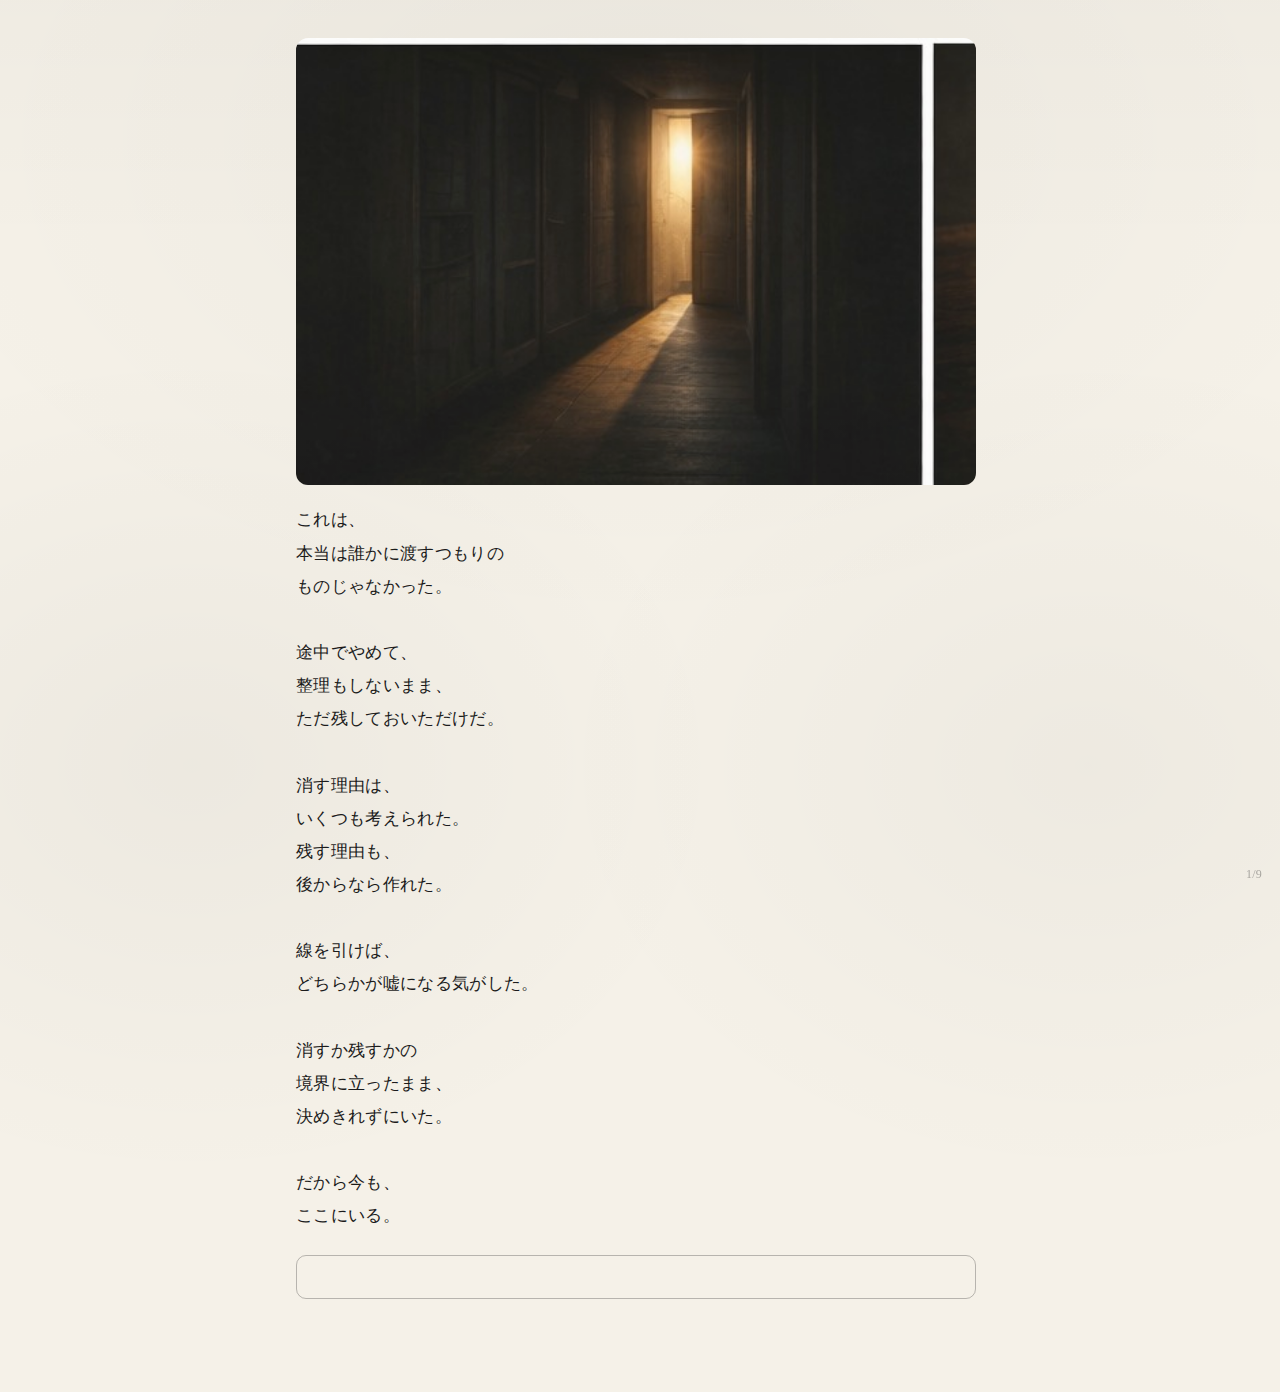
<file: boundary.html>
<!doctype html>
<html lang="ja">
<head>
  <meta charset="utf-8">
  <meta name="viewport" content="width=device-width, initial-scale=1">
  <title>On the Boundary</title>
  <link rel="stylesheet" href="styles.css">
</head>
<body class="paper">
<main>

  <figure class="hero">
    <img src="assets/boundary.jpg" alt="">
  </figure>

  <div class="text">
これは、<br>
本当は誰かに渡すつもりの<br>
ものじゃなかった。<br><br>

途中でやめて、<br>
整理もしないまま、<br>
ただ残しておいただけだ。<br><br>

消す理由は、<br>
いくつも考えられた。<br>
残す理由も、<br>
後からなら作れた。<br><br>

線を引けば、<br>
どちらかが嘘になる気がした。<br><br>

消すか残すかの<br>
境界に立ったまま、<br>
決めきれずにいた。<br><br>

だから今も、<br>
ここにいる。
  </div>

  <div class="input-wrap">
    <input id="q" type="text" autocomplete="off" autocapitalize="none" spellcheck="false">
    <div id="msg" class="msg">向きが、少し違う。</div>
  </div>
  <div class="pager">1/9</div>
</main>

<script>
const ANSWER="境界";
const NEXT="single-word.html";
const q=document.getElementById("q");
const msg=document.getElementById("msg");
function n(s){ try{s=s.normalize("NFKC")}catch(e){} return s.trim(); }
let t=null;
q.addEventListener("keydown",(e)=>{
  if(e.key!=="Enter") return;
  if(n(q.value)===ANSWER) location.href=NEXT;
  else {
    msg.classList.add("show");
    clearTimeout(t);
    t=setTimeout(()=>msg.classList.remove("show"), 900);
  }
});
</script>
</body>
</html>
</file>
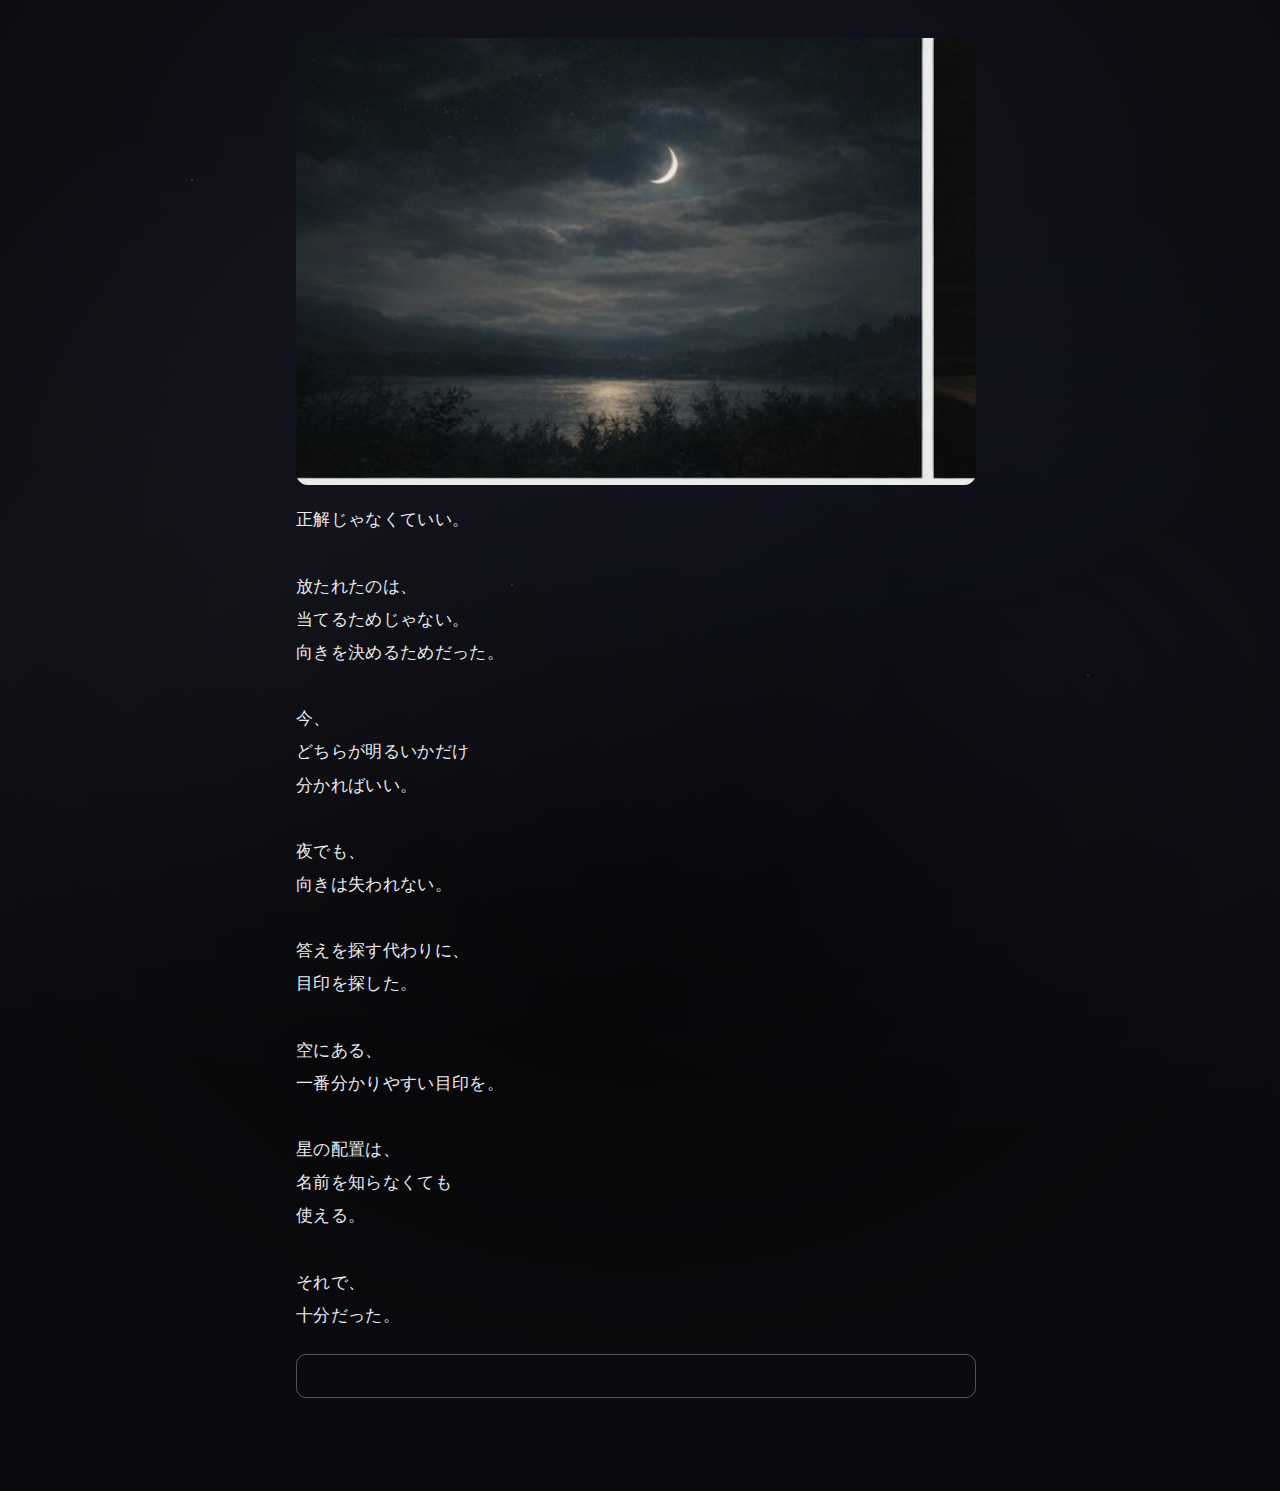
<file: by-the-moon.html>
<!doctype html>
<html lang="ja">
<head>
  <meta charset="utf-8">
  <meta name="viewport" content="width=device-width, initial-scale=1">
  <title>By the Moon</title>
  <link rel="stylesheet" href="styles.css">
</head>
<body class="night">
<main>

  <figure class="hero">
    <img src="assets/by-the-moon.jpg" alt="">
  </figure>

  <div class="text">
正解じゃなくていい。<br><br>

放たれたのは、<br>
当てるためじゃない。<br>
向きを決めるためだった。<br><br>
今、<br>
どちらが明るいかだけ<br>
分かればいい。<br><br>

夜でも、<br>
向きは失われない。<br><br>

答えを探す代わりに、<br>
目印を探した。<br><br>

空にある、<br>
一番分かりやすい目印を。<br><br>

星の配置は、<br>
名前を知らなくても<br>
使える。<br><br>

それで、<br>
十分だった。
  </div>

  <div class="input-wrap">
    <input id="q" type="text" autocomplete="off" autocapitalize="none" spellcheck="false">
    <div id="msg" class="msg">まだ夜じゃない。</div>
  </div>

</main>

<script>
const ANSWER = "月";
const NEXT   = "left-there.html";

// 補助キーワード（進行しない）
const ALT     = "矢";
const ALT_MSG = "放ったのは一体・・・";

const q = document.getElementById("q");
const msg = document.getElementById("msg");

function n(s){
  try { s = s.normalize("NFKC"); } catch(e) {}
  return (s || "").trim().toLowerCase();
}

let t = null;
function flash(text, ms=900, isRed=false){
  msg.textContent = text;
  msg.classList.toggle("alt", !!isRed); // 赤表示用クラス
  msg.classList.add("show");
  clearTimeout(t);
  t = setTimeout(()=>{
    msg.classList.remove("show");
    msg.classList.remove("alt");
  }, ms);
}

q.addEventListener("keydown", (e) => {
  if (e.key !== "Enter") return;
  const v = n(q.value);

  if (v === n(ANSWER)) { location.href = NEXT; return; }

  // 「矢」：赤文字で反応だけ返す
  if (ALT && v === n(ALT)) { flash(ALT_MSG, 1200, true); return; }

  flash(msg.textContent || "向きが、少し違う。", 900, false);
});
</script>

</body>
</html>
</file>
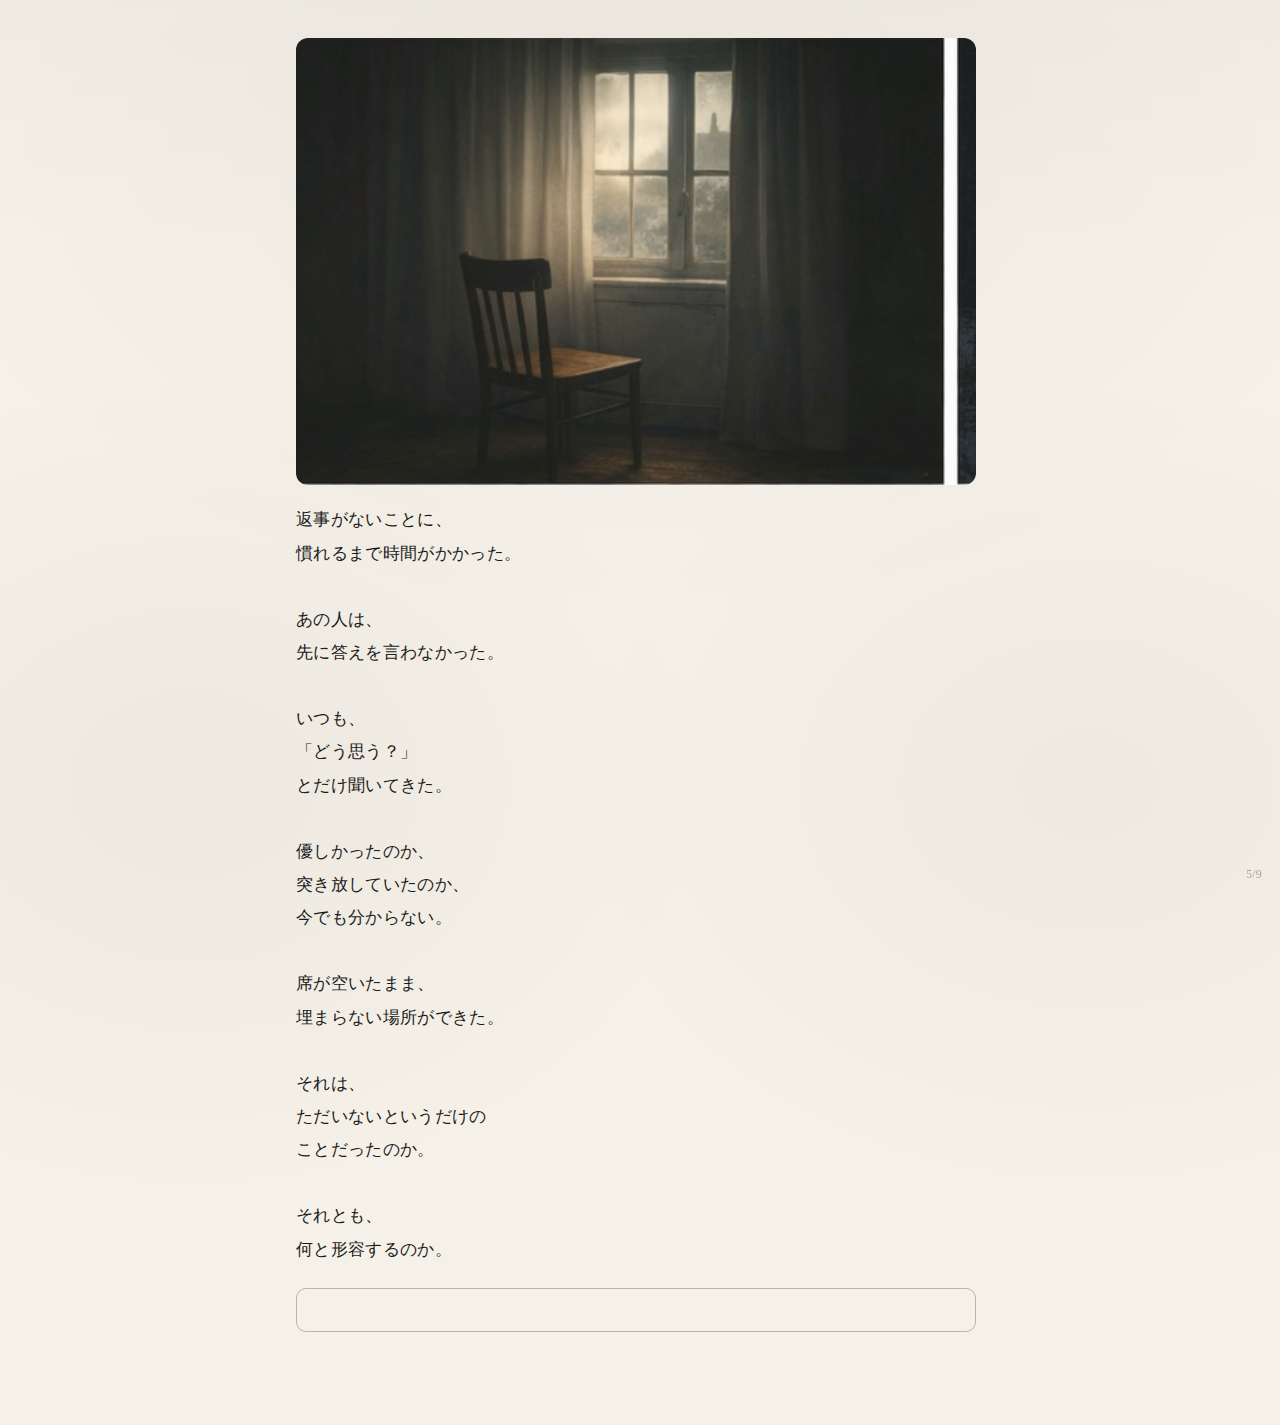
<file: didnt-answer.html>
<!doctype html>
<html lang="ja">
<head>
  <meta charset="utf-8">
  <meta name="viewport" content="width=device-width, initial-scale=1">
  <title>Someone Who Didn't Answer</title>
  <link rel="stylesheet" href="styles.css">
</head>
<body class="paper">
<main>

  <figure class="hero">
    <img src="assets/didnt-answer.jpg" alt="">
  </figure>

  <div class="text">
返事がないことに、<br>
慣れるまで時間がかかった。<br><br>

あの人は、<br>
先に答えを言わなかった。<br><br>

いつも、<br>
「どう思う？」<br>
とだけ聞いてきた。<br><br>

優しかったのか、<br>
突き放していたのか、<br>
今でも分からない。<br><br>

席が空いたまま、<br>
埋まらない場所ができた。<br><br>

それは、<br>
ただいないというだけの<br>
ことだったのか。<br><br>

それとも、<br>
何と形容するのか。

  </div>

  <div class="input-wrap">
    <input id="q" type="text" autocomplete="off" autocapitalize="none" spellcheck="false">
    <div id="msg" class="msg">返事はない。</div>
  </div>
  <div class="pager">5/9</div>
</main>

<script>
const ANSWER="不在";
const NEXT="in-the-silence.html";
const q=document.getElementById("q");
const msg=document.getElementById("msg");
function n(s){ try{s=s.normalize("NFKC")}catch(e){} return s.trim(); }
let t=null;
q.addEventListener("keydown",(e)=>{
  if(e.key!=="Enter") return;
  if(n(q.value)===ANSWER) location.href=NEXT;
  else {
    msg.classList.add("show");
    clearTimeout(t);
    t=setTimeout(()=>msg.classList.remove("show"), 900);
  }
});
</script>
</body>
</html>
</file>
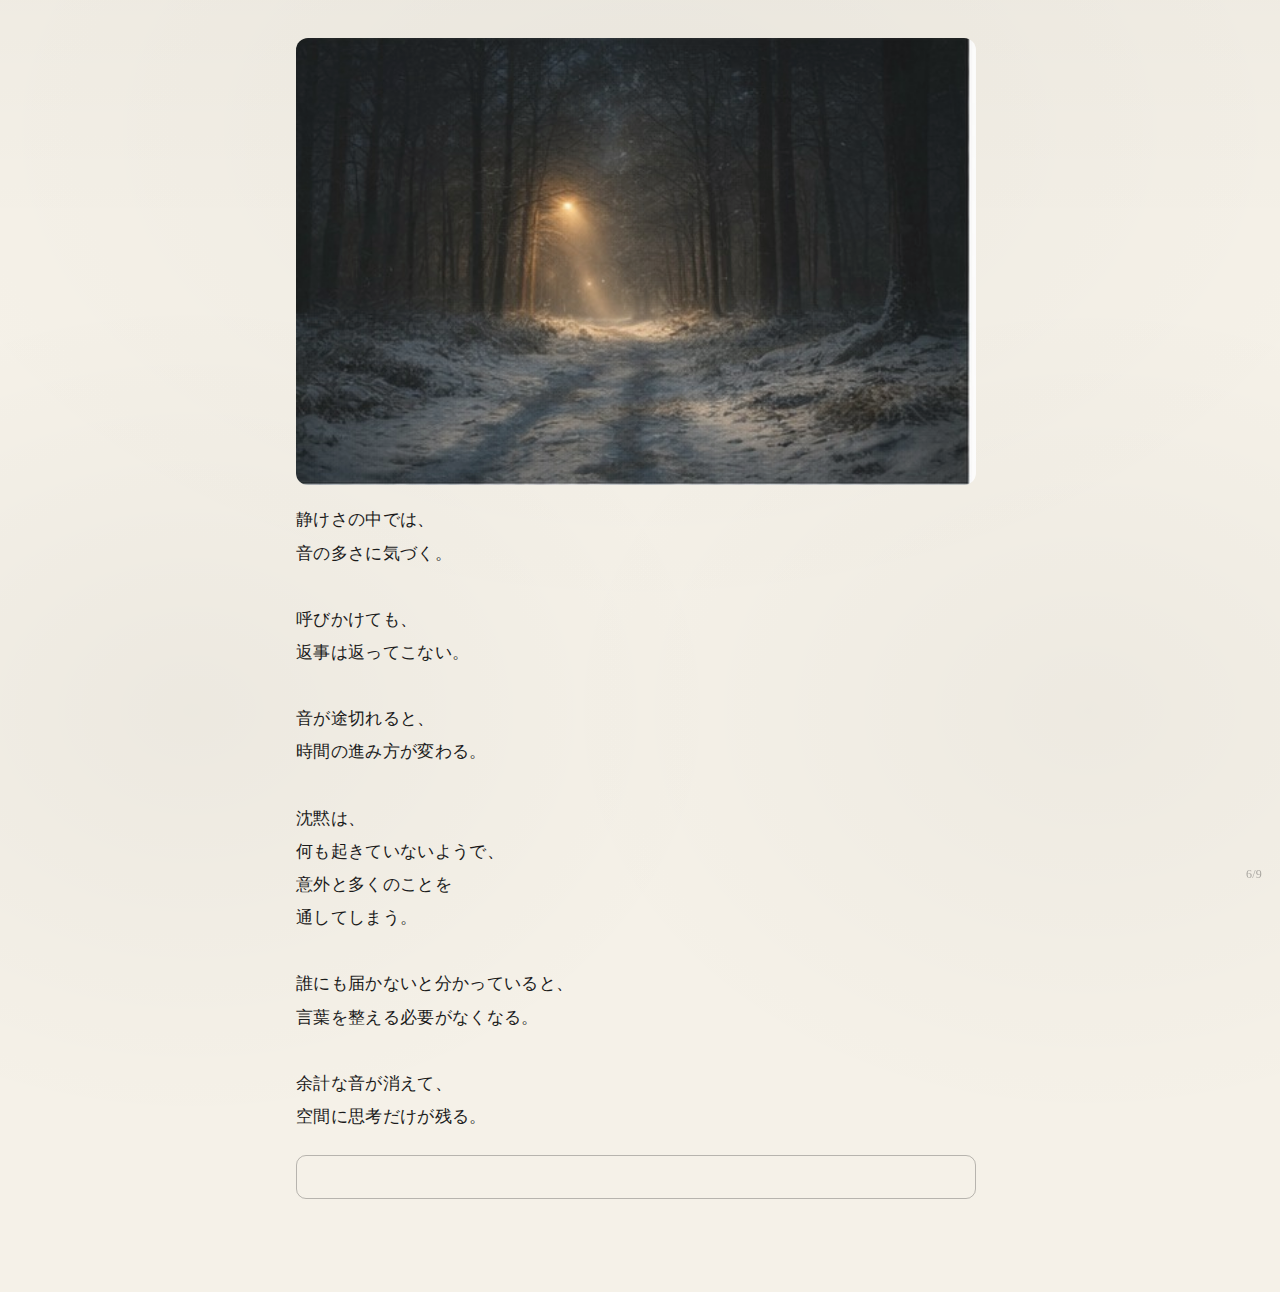
<file: in-the-silence.html>
<!doctype html>
<html lang="ja">
<head>
  <meta charset="utf-8">
  <meta name="viewport" content="width=device-width, initial-scale=1">
  <title>In the Silence</title>
  <link rel="stylesheet" href="styles.css">
</head>
<body class="paper">
<main>

  <figure class="hero">
    <img src="assets/in-the-silence.jpg" alt="">
  </figure>

  <div class="text">
静けさの中では、<br>
音の多さに気づく。<br><br>

呼びかけても、<br>
返事は返ってこない。<br><br>

音が途切れると、<br>
時間の進み方が変わる。<br><br>

沈黙は、<br>
何も起きていないようで、<br>
意外と多くのことを<br>
通してしまう。<br><br>

誰にも届かないと分かっていると、<br>
言葉を整える必要がなくなる。<br><br>

余計な音が消えて、<br>
空間に思考だけが残る。
  </div>

  <div class="input-wrap">
    <input id="q" type="text" autocomplete="off" autocapitalize="none" spellcheck="false">
    <div id="msg" class="msg">その言葉は、今じゃない。</div>
  </div>
  <div class="pager">6/9</div>
</main>

<script>
const ANSWER="静寂";
const NEXT="by-the-moon.html";
const q=document.getElementById("q");
const msg=document.getElementById("msg");
function n(s){ try{s=s.normalize("NFKC")}catch(e){} return s.trim(); }
let t=null;
q.addEventListener("keydown",(e)=>{
  if(e.key!=="Enter") return;
  if(n(q.value)===ANSWER) location.href=NEXT;
  else {
    msg.classList.add("show");
    clearTimeout(t);
    t=setTimeout(()=>msg.classList.remove("show"), 900);
  }
});
</script>
</body>
</html>
</file>
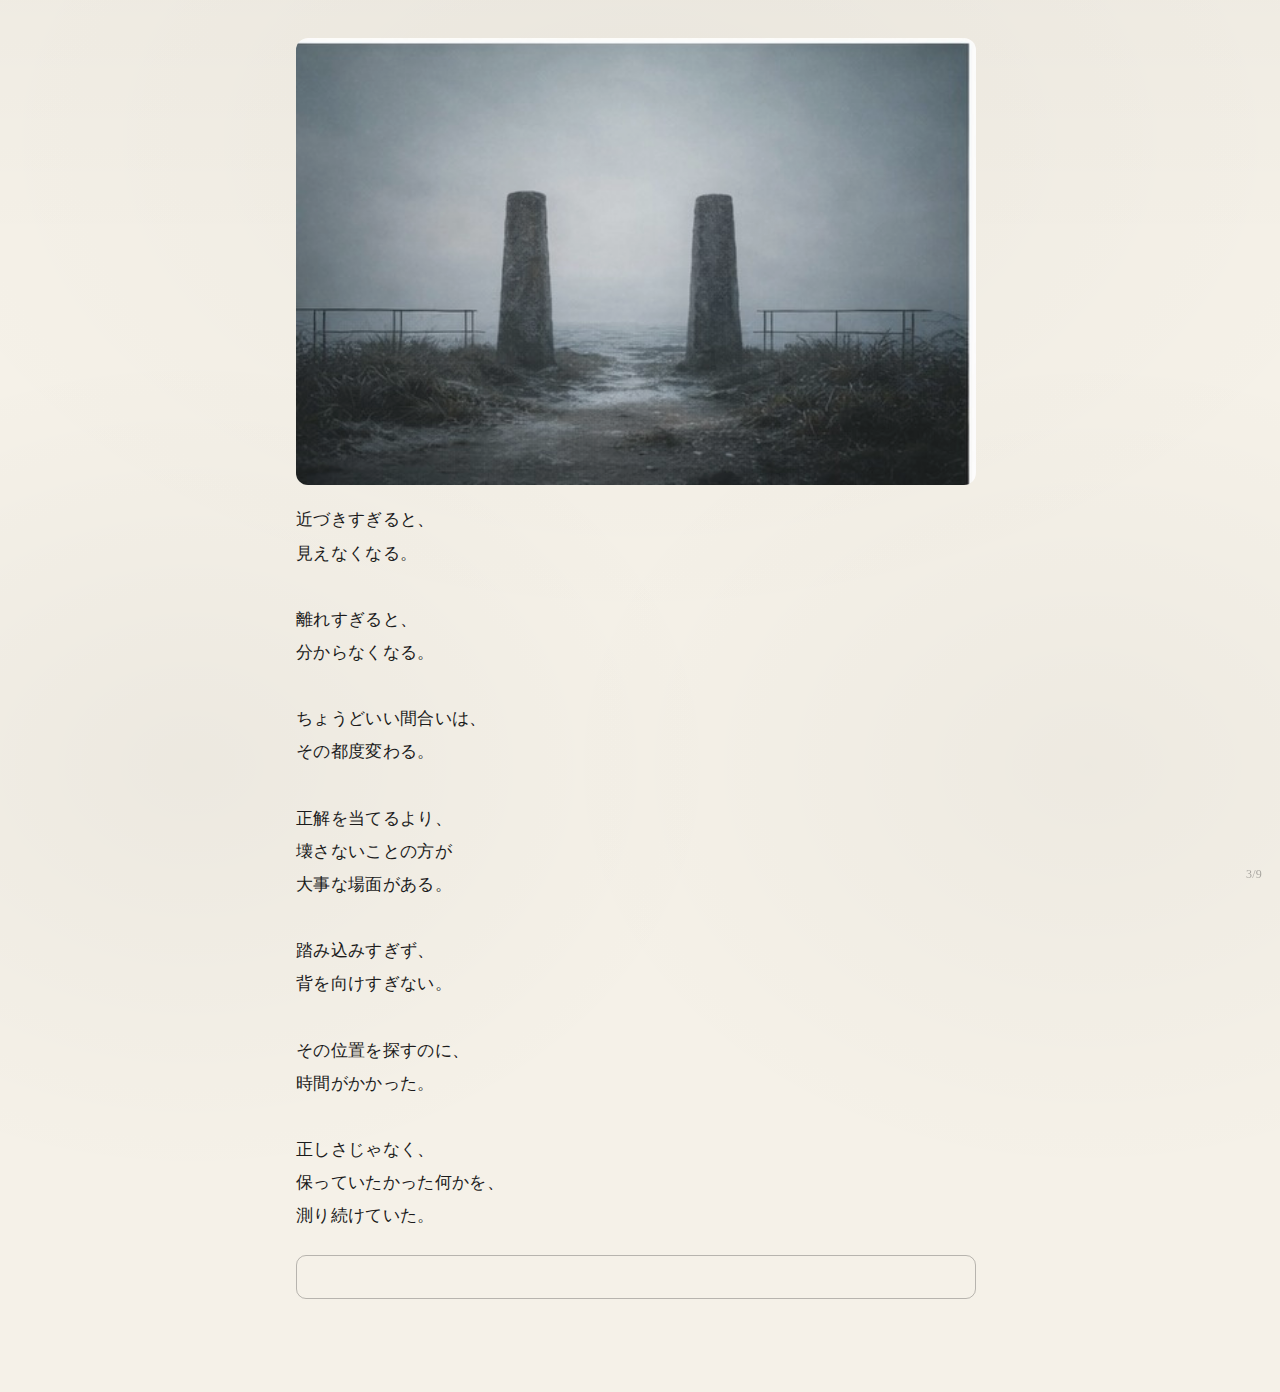
<file: keeping-distance.html>
<!doctype html>
<html lang="ja">
<head>
  <meta charset="utf-8">
  <meta name="viewport" content="width=device-width, initial-scale=1">
  <title>Keeping Distance</title>
  <link rel="stylesheet" href="styles.css">
</head>
<body class="paper">
<main>

  <figure class="hero">
    <img src="assets/keeping-distance.jpg" alt="">
  </figure>

  <div class="text">
近づきすぎると、<br>
見えなくなる。<br><br>

離れすぎると、<br>
分からなくなる。<br><br>

ちょうどいい間合いは、<br>
その都度変わる。<br><br>

正解を当てるより、<br>
壊さないことの方が<br>
大事な場面がある。<br><br>

踏み込みすぎず、<br>
背を向けすぎない。<br><br>

その位置を探すのに、<br>
時間がかかった。<br><br>

正しさじゃなく、<br>
保っていたかった何かを、<br>
測り続けていた。
  </div>

  <div class="input-wrap">
    <input id="q" type="text" autocomplete="off" autocapitalize="none" spellcheck="false">
    <div id="msg" class="msg">近すぎる。</div>
  </div>
  <div class="pager">3/9</div>
</main>

<script>
const ANSWER="距離";
const NEXT="what-still-shows.html";
const q=document.getElementById("q");
const msg=document.getElementById("msg");
function n(s){ try{s=s.normalize("NFKC")}catch(e){} return s.trim(); }
let t=null;
q.addEventListener("keydown",(e)=>{
  if(e.key!=="Enter") return;
  if(n(q.value)===ANSWER) location.href=NEXT;
  else {
    msg.classList.add("show");
    clearTimeout(t);
    t=setTimeout(()=>msg.classList.remove("show"), 900);
  }
});
</script>
</body>
</html>
</file>
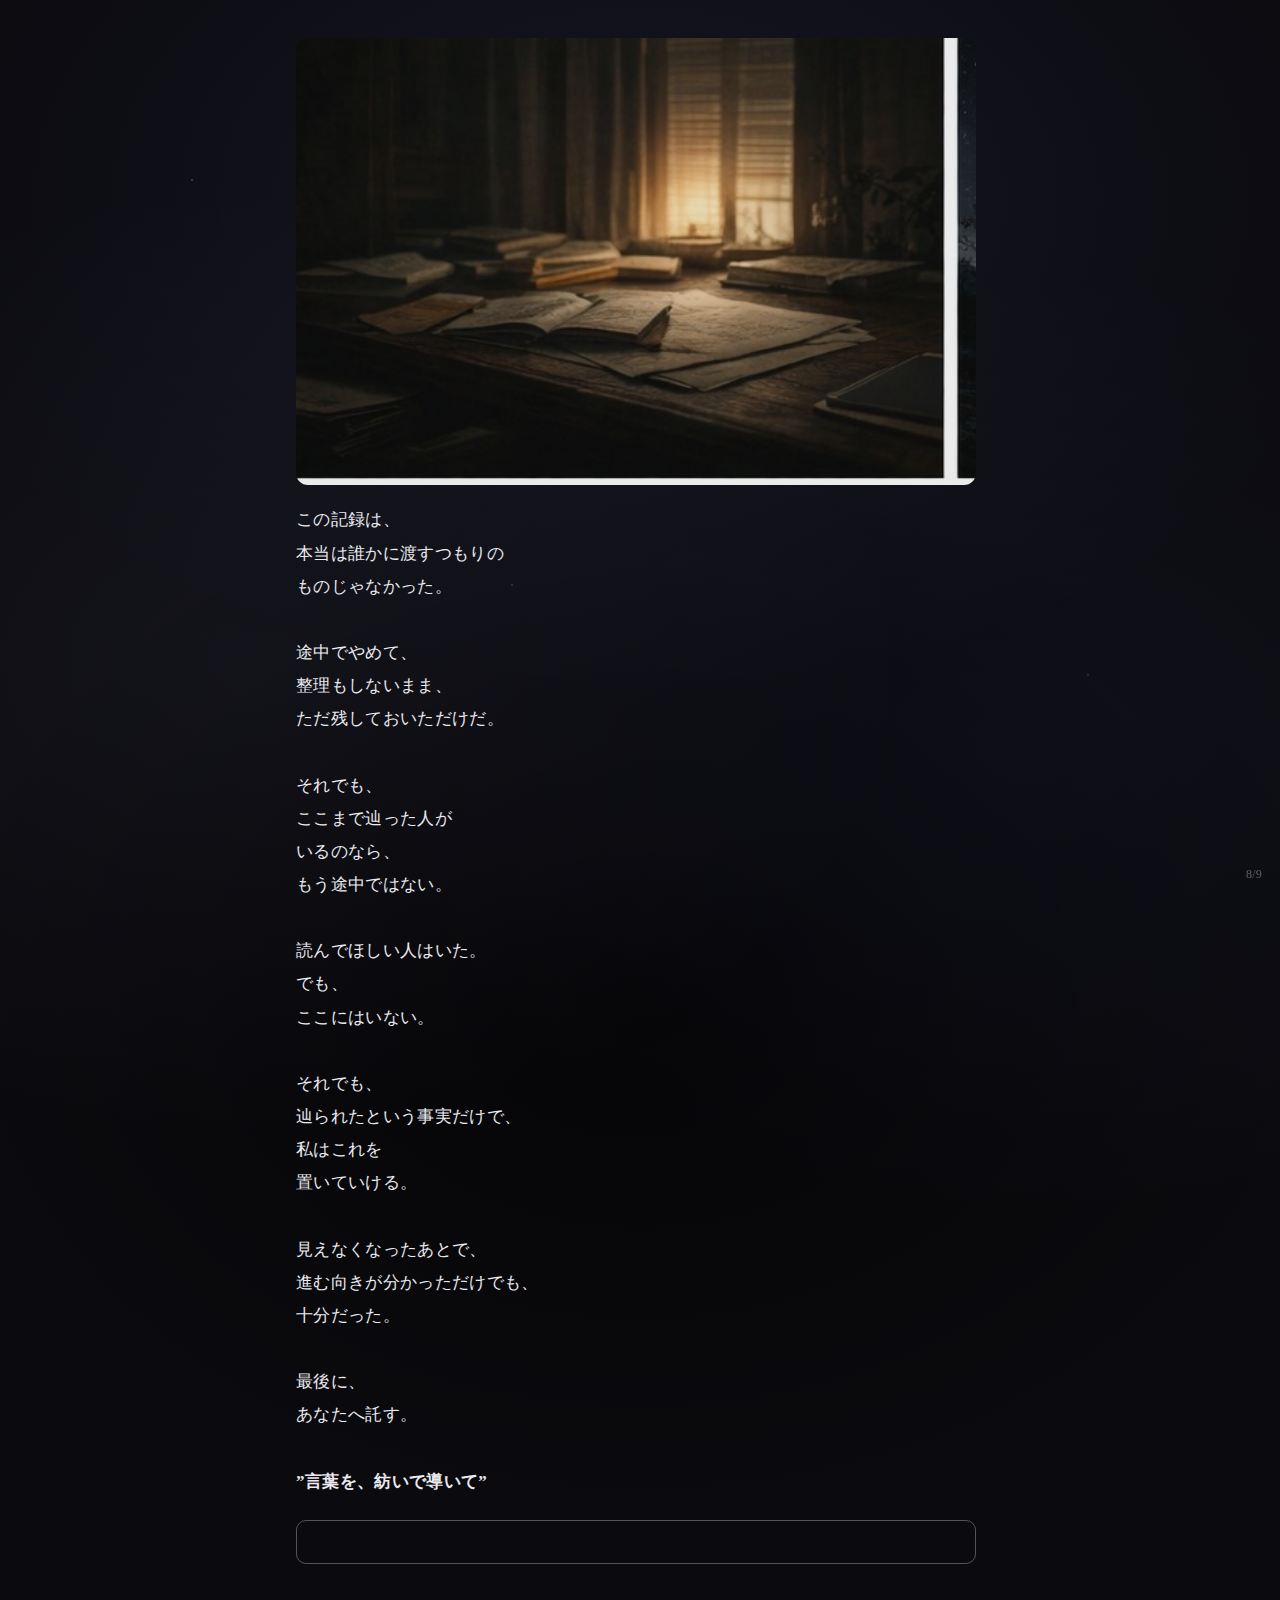
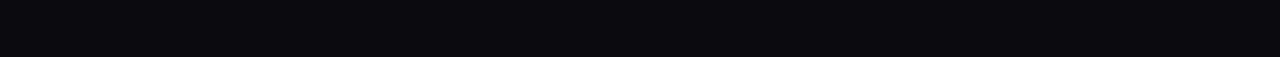
<file: left-there.html>
<!doctype html>
<html lang="ja">
<head>
  <meta charset="utf-8">
  <meta name="viewport" content="width=device-width, initial-scale=1">
  <title>Left There</title>
  <link rel="stylesheet" href="styles.css">
</head>
<body class="night">
<main>

  <figure class="hero">
    <img src="assets/left-there.jpg" alt="">
  </figure>

  <div class="text">
この記録は、<br>
本当は誰かに渡すつもりの<br>
ものじゃなかった。<br><br>

途中でやめて、<br>
整理もしないまま、<br>
ただ残しておいただけだ。<br><br>

それでも、<br>
ここまで辿った人が<br>
いるのなら、<br>
もう途中ではない。<br><br>

読んでほしい人はいた。<br>
でも、<br>
ここにはいない。<br><br>

それでも、<br>
辿られたという事実だけで、<br>
私はこれを<br>
置いていける。<br><br>

見えなくなったあとで、<br>
進む向きが分かっただけでも、<br>
十分だった。
<br><br>

最後に、<br>
あなたへ託す。<br><br>

<b>”言葉を、紡いで導いて”</b>
<br>

  </div>

  <div class="input-wrap">
    <input id="q" type="text" autocomplete="off" autocapitalize="none" spellcheck="false">
    <div id="msg" class="msg">その名前は、ここではまだ。</div>
  </div>
  <div class="pager">8/9</div>
</main>

<script>
const ANSWER="アルテミス";
const NEXT="without-pointing.html";
const q=document.getElementById("q");
const msg=document.getElementById("msg");
function n(s){ try{s=s.normalize("NFKC")}catch(e){} return s.trim().toLowerCase(); }
let t=null;
q.addEventListener("keydown",(e)=>{
  if(e.key!=="Enter") return;
  if(n(q.value)===n(ANSWER) || n(q.value)==="artemis") location.href=NEXT;
  else {
    msg.classList.add("show");
    clearTimeout(t);
    t=setTimeout(()=>msg.classList.remove("show"), 900);
  }
});
</script>
</body>
</html>
</file>
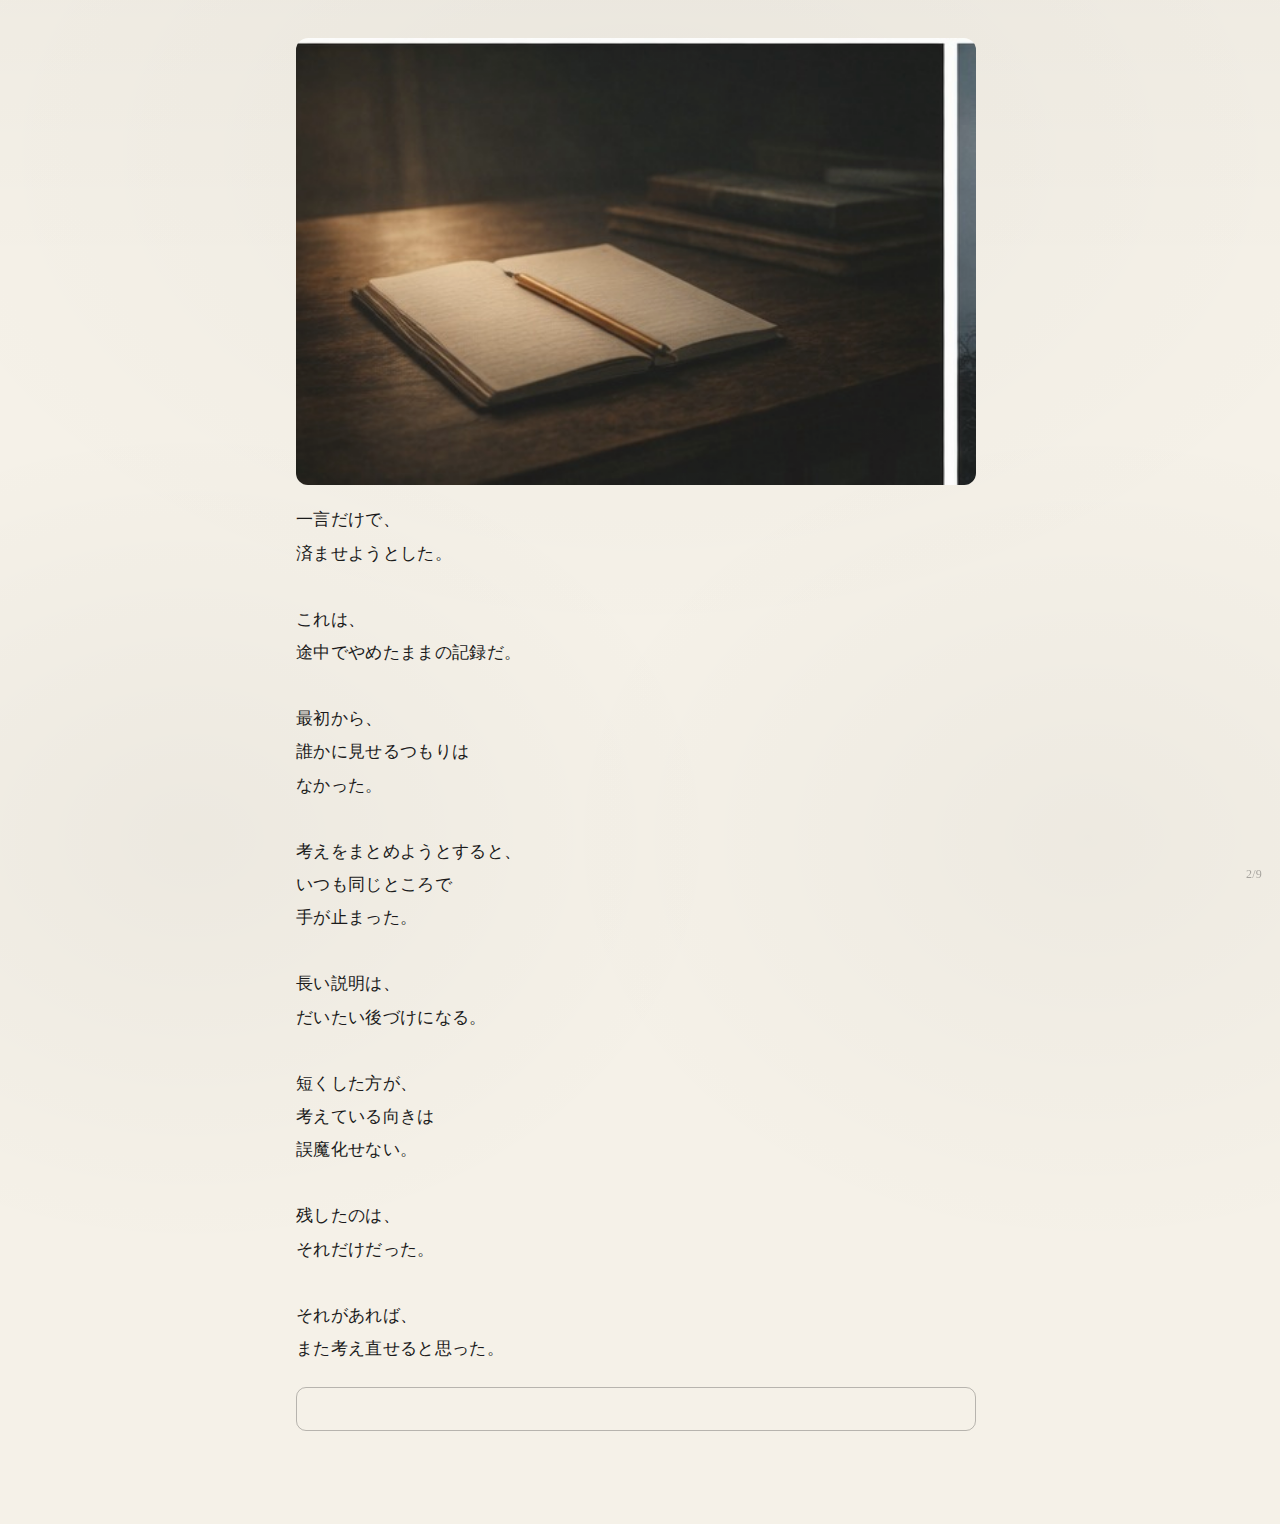
<file: single-word.html>
<!doctype html>
<html lang="ja">
<head>
  <meta charset="utf-8">
  <meta name="viewport" content="width=device-width, initial-scale=1">
  <title>A Single Word</title>
  <link rel="stylesheet" href="styles.css">
</head>
<body class="paper">
<main>

  <figure class="hero">
    <img src="assets/single-word.jpg" alt="">
  </figure>

  <div class="text">
一言だけで、<br>
済ませようとした。<br><br>

これは、<br>
途中でやめたままの記録だ。<br><br>

最初から、<br>
誰かに見せるつもりは<br>
なかった。<br><br>

考えをまとめようとすると、<br>
いつも同じところで<br>
手が止まった。<br><br>

長い説明は、<br>
だいたい後づけになる。<br><br>

短くした方が、<br>
考えている向きは<br>
誤魔化せない。<br><br>

残したのは、<br>
それだけだった。<br><br>

それがあれば、<br>
また考え直せると思った。
  </div>

  <div class="input-wrap">
    <input id="q" type="text" autocomplete="off" autocapitalize="none" spellcheck="false">
    <div id="msg" class="msg">まだ違う。</div>
  </div>
  <div class="pager">2/9</div>
</main>

<script>
const ANSWER="一言";
const NEXT="keeping-distance.html";
const q=document.getElementById("q");
const msg=document.getElementById("msg");
function n(s){ try{s=s.normalize("NFKC")}catch(e){} return s.trim(); }
let t=null;
q.addEventListener("keydown",(e)=>{
  if(e.key!=="Enter") return;
  if(n(q.value)===ANSWER) location.href=NEXT;
  else {
    msg.classList.add("show");
    clearTimeout(t);
    t=setTimeout(()=>msg.classList.remove("show"), 900);
  }
});
</script>
</body>
</html>
</file>
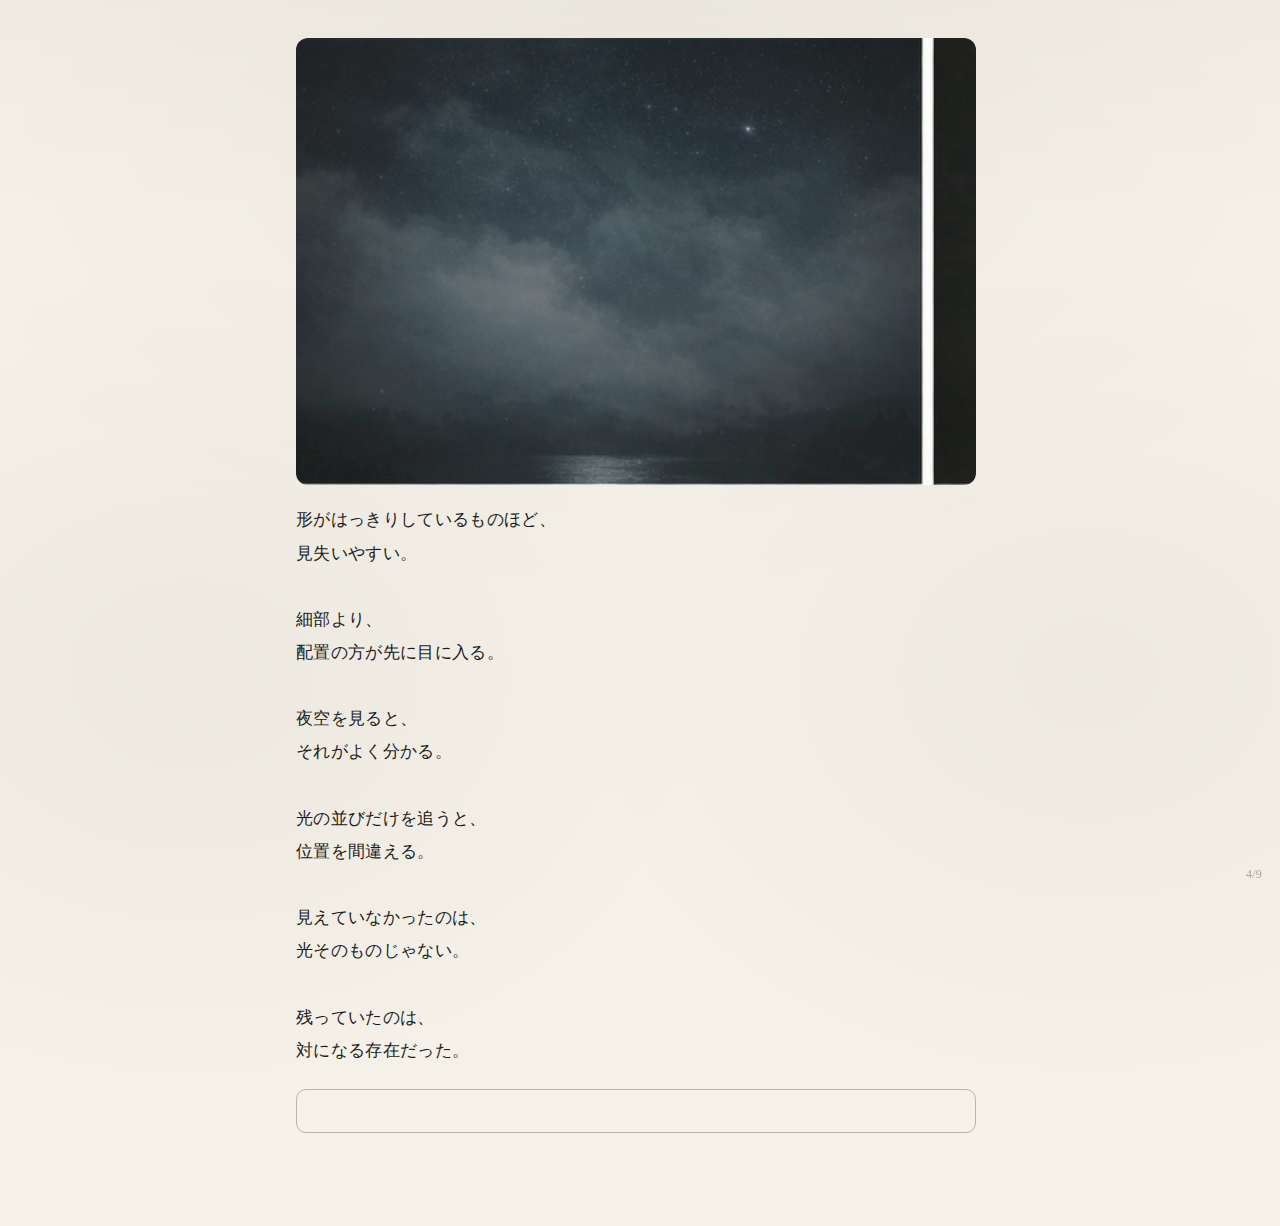
<file: what-still-shows.html>
<!doctype html>
<html lang="ja">
<head>
  <meta charset="utf-8">
  <meta name="viewport" content="width=device-width, initial-scale=1">
  <title>What Still Shows</title>
  <link rel="stylesheet" href="styles.css">
</head>
<body class="paper">
<main>

  <figure class="hero">
    <img src="assets/what-still-shows.jpg" alt="">
  </figure>

  <div class="text">
形がはっきりしているものほど、<br>
見失いやすい。<br><br>

細部より、<br>
配置の方が先に目に入る。<br><br>

夜空を見ると、<br>
それがよく分かる。<br><br>

光の並びだけを追うと、<br>
位置を間違える。<br><br>

見えていなかったのは、<br>
光そのものじゃない。<br><br>

残っていたのは、<br>
対になる存在だった。
  </div>

  <div class="input-wrap">
    <input id="q" type="text" autocomplete="off" autocapitalize="none" spellcheck="false">
    <div id="msg" class="msg">まだ見えていない。</div>
  </div>
  <div class="pager">4/9</div>
</main>

<script>
const ANSWER="影";
const NEXT="didnt-answer.html";
const q=document.getElementById("q");
const msg=document.getElementById("msg");
function n(s){ try{s=s.normalize("NFKC")}catch(e){} return s.trim(); }
let t=null;
q.addEventListener("keydown",(e)=>{
  if(e.key!=="Enter") return;
  if(n(q.value)===ANSWER) location.href=NEXT;
  else {
    msg.classList.add("show");
    clearTimeout(t);
    t=setTimeout(()=>msg.classList.remove("show"), 900);
  }
});
</script>
</body>
</html>
</file>
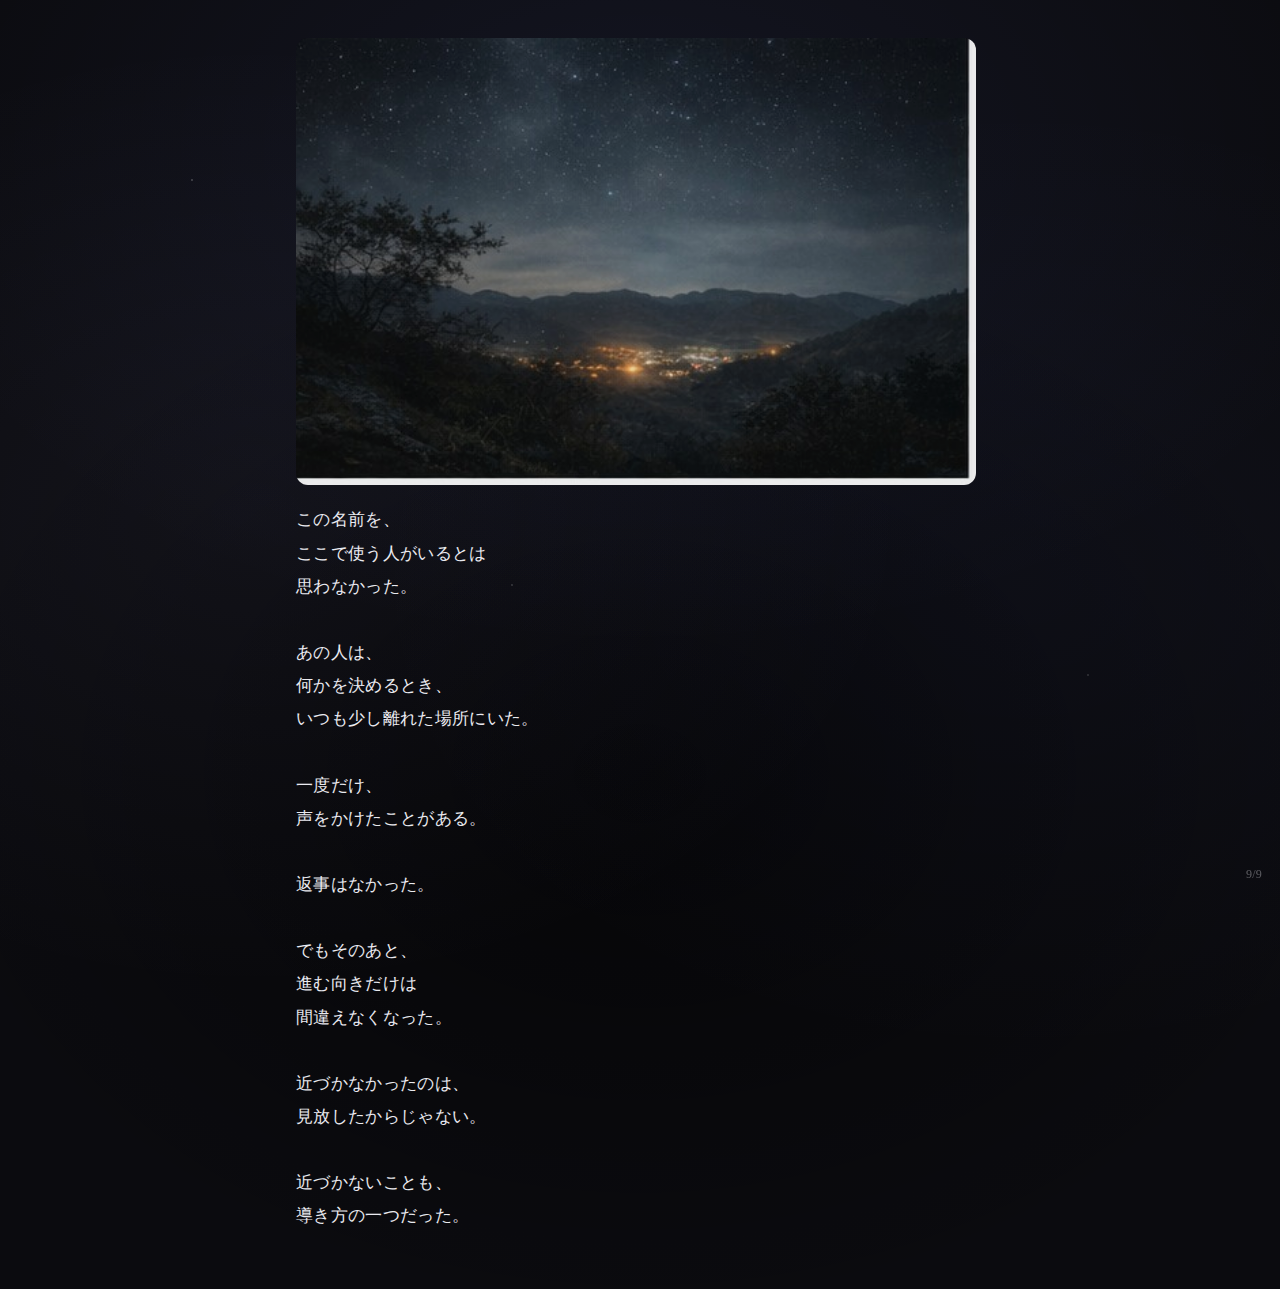
<file: without-pointing.html>
<!doctype html>
<html lang="ja">
<head>
  <meta charset="utf-8">
  <meta name="viewport" content="width=device-width, initial-scale=1">
  <title>Without Pointing</title>
  <link rel="stylesheet" href="styles.css">
</head>
<body class="night">
<main>

  <figure class="hero">
    <img src="assets/without-pointing.jpg" alt="">
  </figure>

  <div class="text">
この名前を、<br>
ここで使う人がいるとは<br>
思わなかった。<br><br>
あの人は、<br>
何かを決めるとき、<br>
いつも少し離れた場所にいた。<br><br>
一度だけ、<br>
声をかけたことがある。<br><br>
返事はなかった。<br><br>
でもそのあと、<br>
進む向きだけは<br>
間違えなくなった。<br><br>
近づかなかったのは、<br>
見放したからじゃない。<br><br>
近づかないことも、<br>
導き方の一つだった。
  </div>
  <div class="pager">9/9</div>
</main>
</body>
</html>
</file>
<file: styles.css>
:root{
  --paper:#f5f1e8;
  --ink:#1b1b1b;
  --night:#0b0b0f;
  --moon-ink:#eaeaf0;
  --max:680px;
}

body{
  margin:0;
  padding:32px 18px 56px;
  font-family:"Noto Serif JP","Hiragino Mincho ProN","Yu Mincho","YuMincho",serif;
  font-size:17px;
  line-height:1.95;
  letter-spacing:.02em;
}

main{
  max-width:var(--max);
  margin:0 auto;
  padding-left:4px;
  padding-right:12px;
}

/* paper */
body.paper{
  background:
    radial-gradient(1200px 600px at 30% 10%, rgba(0,0,0,0.035), transparent 40%),
    radial-gradient(900px 500px at 70% 40%, rgba(0,0,0,0.025), transparent 45%),
    var(--paper);
  color:var(--ink);
}

/* night */
body.night{
  background:
    radial-gradient(1200px 600px at 20% 10%, rgba(120,140,255,0.06), transparent 40%),
    radial-gradient(900px 500px at 80% 30%, rgba(180,180,255,0.04), transparent 45%),
    var(--night);
  color:var(--moon-ink);
}

body.night::before{
  content:"";
  position:fixed;
  inset:0;
  pointer-events:none;
  background:
    radial-gradient(1px 1px at 15% 20%, rgba(255,255,255,0.6), transparent),
    radial-gradient(1px 1px at 40% 65%, rgba(255,255,255,0.45), transparent),
    radial-gradient(1px 1px at 70% 15%, rgba(255,255,255,0.5), transparent),
    radial-gradient(1px 1px at 85% 75%, rgba(255,255,255,0.4), transparent);
}

/* image */
.hero{ margin:6px 0 18px; }
.hero img{
  display:block;
  width:100%;
  height:auto;
  margin:0;
  border-radius:12px;
  opacity:.92;
}

.input-wrap{ margin-top:22px; }
input[type="text"]{
  width:100%;
  box-sizing:border-box;
  border:1px solid rgba(0,0,0,.25);
  border-radius:10px;
  padding:12px 14px;
  font-size:16px;
  background:transparent;
  outline:none;
  color:inherit;
}
body.night input[type="text"]{ border-color:rgba(255,255,255,.3); }
input[type="text"]:focus{ border-color:rgba(0,0,0,.5); }
body.night input[type="text"]:focus{ border-color:rgba(255,255,255,.55); }

.msg{
  margin-top:10px;
  font-size:14px;
  opacity:0;
  transition:opacity 220ms ease;
}
.msg.show{ opacity:.55; }

@media (min-width:900px){
  body.paper{
    background:
      radial-gradient(1400px 900px at 50% 10%, rgba(0,0,0,0.03), transparent 55%),
      radial-gradient(900px 700px at 15% 55%, rgba(0,0,0,0.035), transparent 60%),
      radial-gradient(900px 700px at 85% 55%, rgba(0,0,0,0.03), transparent 60%),
      linear-gradient(to bottom, rgba(0,0,0,0.018), transparent 18%),
      #f5f1e8;
  }
  body.night{
    background:
      radial-gradient(1400px 900px at 50% 12%, rgba(120,140,255,0.08), transparent 55%),
      radial-gradient(1100px 800px at 20% 40%, rgba(180,180,255,0.05), transparent 60%),
      radial-gradient(1100px 800px at 80% 45%, rgba(120,140,255,0.045), transparent 60%),
      radial-gradient(1200px 900px at 50% 60%, rgba(0,0,0,0.55), transparent 62%),
      #0b0b0f;
  }
}

/* page counter (bottom-right) */
.pager{
  position: fixed;
  right: 14px;
  bottom: 12px;
  font-size: 12px;
  letter-spacing: 0.02em;
  opacity: 0.45;
  user-select: none;
  pointer-events: none;
}

body.paper .pager{ color: #1b1b1b; }
body.night .pager{ color: #eaeaf0; }

@media (min-width: 900px){
  .pager{
    right: 18px;
    bottom: 14px;
    font-size: 12px;
    opacity: 0.35;
  }
}

/* alt message (e.g., "放たれていた。") */
.msg.alt{
  color: #c83232;
  opacity: 0.9;
}
body.night .msg.alt{
  color: #ff5a5a;
  opacity: 0.9;
}
</file>
